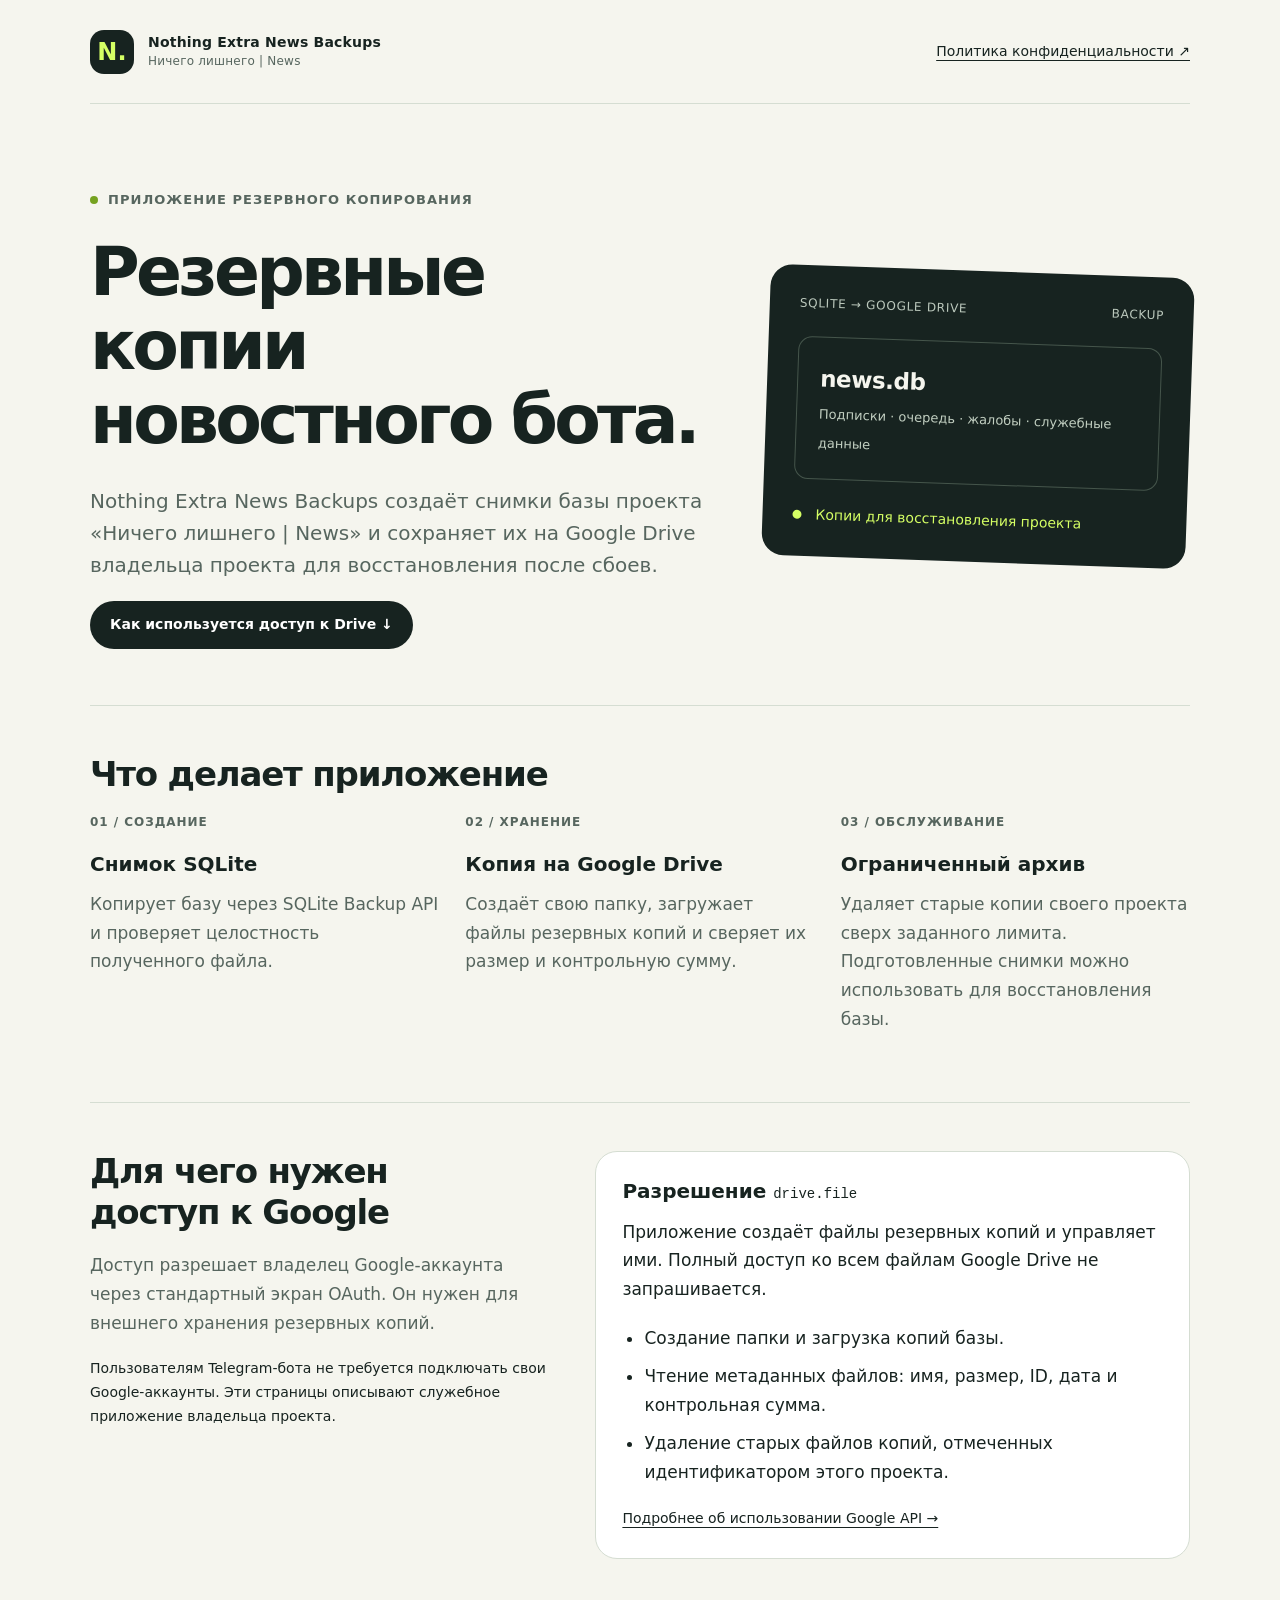
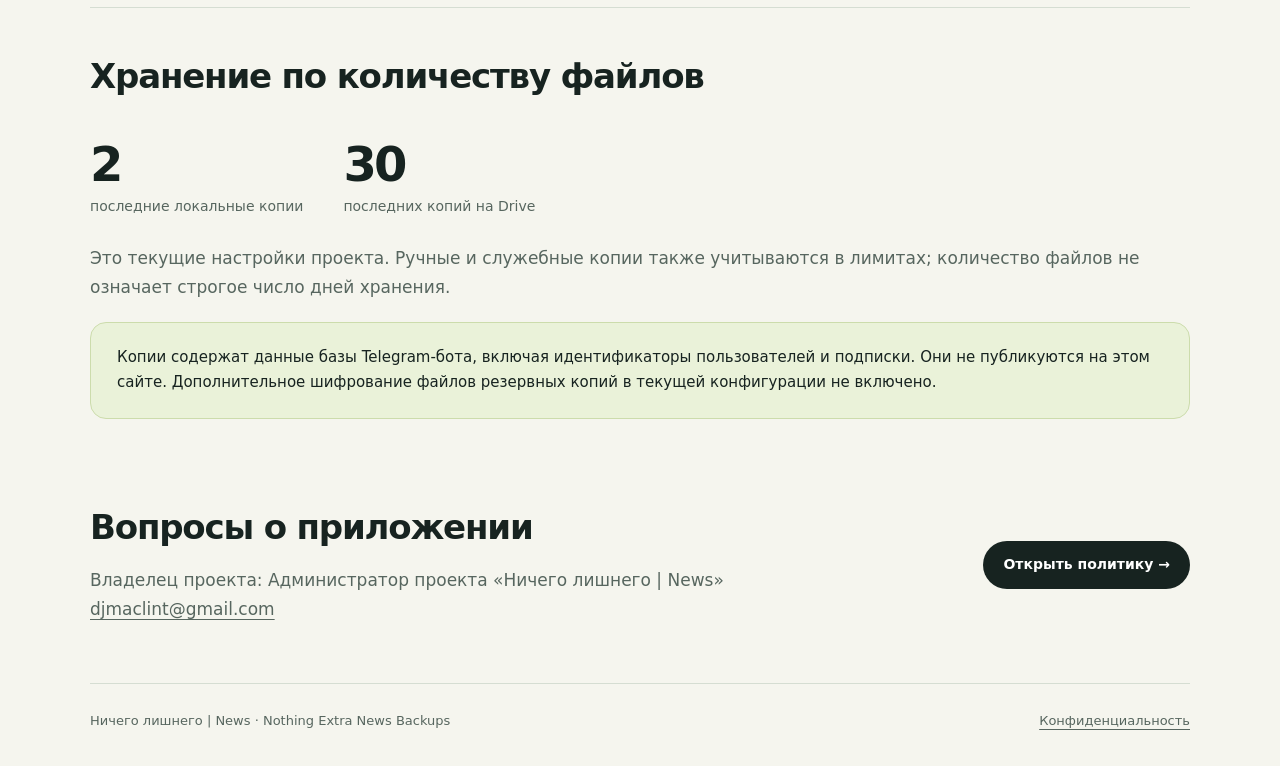
<file: index.html>
<!doctype html>
<html lang="ru">
<head>
  <meta charset="utf-8">
  <meta name="viewport" content="width=device-width,initial-scale=1">
  <meta name="description" content="Nothing Extra News Backups — приложение владельца проекта Ничего лишнего | News для создания резервных копий SQLite и сохранения их в Google Drive.">
  <title>Nothing Extra News Backups — резервные копии</title>
  <!-- GOOGLE_SITE_VERIFICATION: вставьте сюда метатег из Google Search Console, если выберете подтверждение через HTML-тег. -->
  <link rel="stylesheet" href="styles.css">
</head>
<body>
<header>
  <a class="brand" href="index.html"><span class="mark" aria-hidden="true">N.</span><span>Nothing Extra News Backups<small>Ничего лишнего | News</small></span></a>
  <a class="nav" href="privacy.html">Политика конфиденциальности ↗</a>
</header>
<main>
  <section class="hero" aria-labelledby="title">
    <div>
      <span class="eyebrow">Приложение резервного копирования</span>
      <h1 id="title">Резервные копии<br>новостного бота.</h1>
      <p class="lead">Nothing Extra News Backups создаёт снимки базы проекта «Ничего лишнего | News» и сохраняет их на Google Drive владельца проекта для восстановления после сбоев.</p>
      <a class="button" href="#access">Как используется доступ к Drive ↓</a>
    </div>
    <aside class="backup-card" aria-label="Назначение приложения">
      <div class="card-top"><span>SQLITE → GOOGLE DRIVE</span><span>BACKUP</span></div>
      <div class="file"><strong>news.db</strong><span>Подписки · очередь · жалобы · служебные данные</span></div>
      <div class="card-bottom"><span class="status-dot" aria-hidden="true"></span><span>Копии для восстановления проекта</span></div>
    </aside>
  </section>
  <section class="section" aria-labelledby="how">
    <h2 id="how">Что делает приложение</h2>
    <div class="grid">
      <article><div class="step">01 / СОЗДАНИЕ</div><h3>Снимок SQLite</h3><p>Копирует базу через SQLite Backup API и проверяет целостность полученного файла.</p></article>
      <article><div class="step">02 / ХРАНЕНИЕ</div><h3>Копия на Google Drive</h3><p>Создаёт свою папку, загружает файлы резервных копий и сверяет их размер и контрольную сумму.</p></article>
      <article><div class="step">03 / ОБСЛУЖИВАНИЕ</div><h3>Ограниченный архив</h3><p>Удаляет старые копии своего проекта сверх заданного лимита. Подготовленные снимки можно использовать для восстановления базы.</p></article>
    </div>
  </section>
  <section class="section scope" id="access" aria-labelledby="access-title">
    <div><h2 id="access-title">Для чего нужен<br>доступ к Google</h2><p class="muted">Доступ разрешает владелец Google-аккаунта через стандартный экран OAuth. Он нужен для внешнего хранения резервных копий.</p><p class="mini">Пользователям Telegram-бота не требуется подключать свои Google-аккаунты. Эти страницы описывают служебное приложение владельца проекта.</p></div>
    <div class="scope-box"><h3>Разрешение <code>drive.file</code></h3><p>Приложение создаёт файлы резервных копий и управляет ими. Полный доступ ко всем файлам Google Drive не запрашивается.</p><ul><li>Создание папки и загрузка копий базы.</li><li>Чтение метаданных файлов: имя, размер, ID, дата и контрольная сумма.</li><li>Удаление старых файлов копий, отмеченных идентификатором этого проекта.</li></ul><a class="mini" href="privacy.html#google">Подробнее об использовании Google API →</a></div>
  </section>
  <section class="section" aria-labelledby="storage">
    <h2 id="storage">Хранение по количеству файлов</h2>
    <div class="retention"><div><strong>2</strong><span>последние локальные копии</span></div><div><strong>30</strong><span>последних копий на Drive</span></div></div>
    <p class="muted">Это текущие настройки проекта. Ручные и служебные копии также учитываются в лимитах; количество файлов не означает строгое число дней хранения.</p>
    <div class="callout"><p>Копии содержат данные базы Telegram-бота, включая идентификаторы пользователей и подписки. Они не публикуются на этом сайте. Дополнительное шифрование файлов резервных копий в текущей конфигурации не включено.</p></div>
  </section>
  <section class="contact" aria-labelledby="contact"><div><h2 id="contact">Вопросы о приложении</h2><p class="muted">Владелец проекта: Администратор проекта «Ничего лишнего | News»<br><a href="mailto:djmaclint@gmail.com">djmaclint@gmail.com</a></p></div><a class="button" href="privacy.html">Открыть политику →</a></section>
</main>
<footer><span>Ничего лишнего | News · Nothing Extra News Backups</span><a href="privacy.html">Конфиденциальность</a></footer>
</body>
</html>
</file>
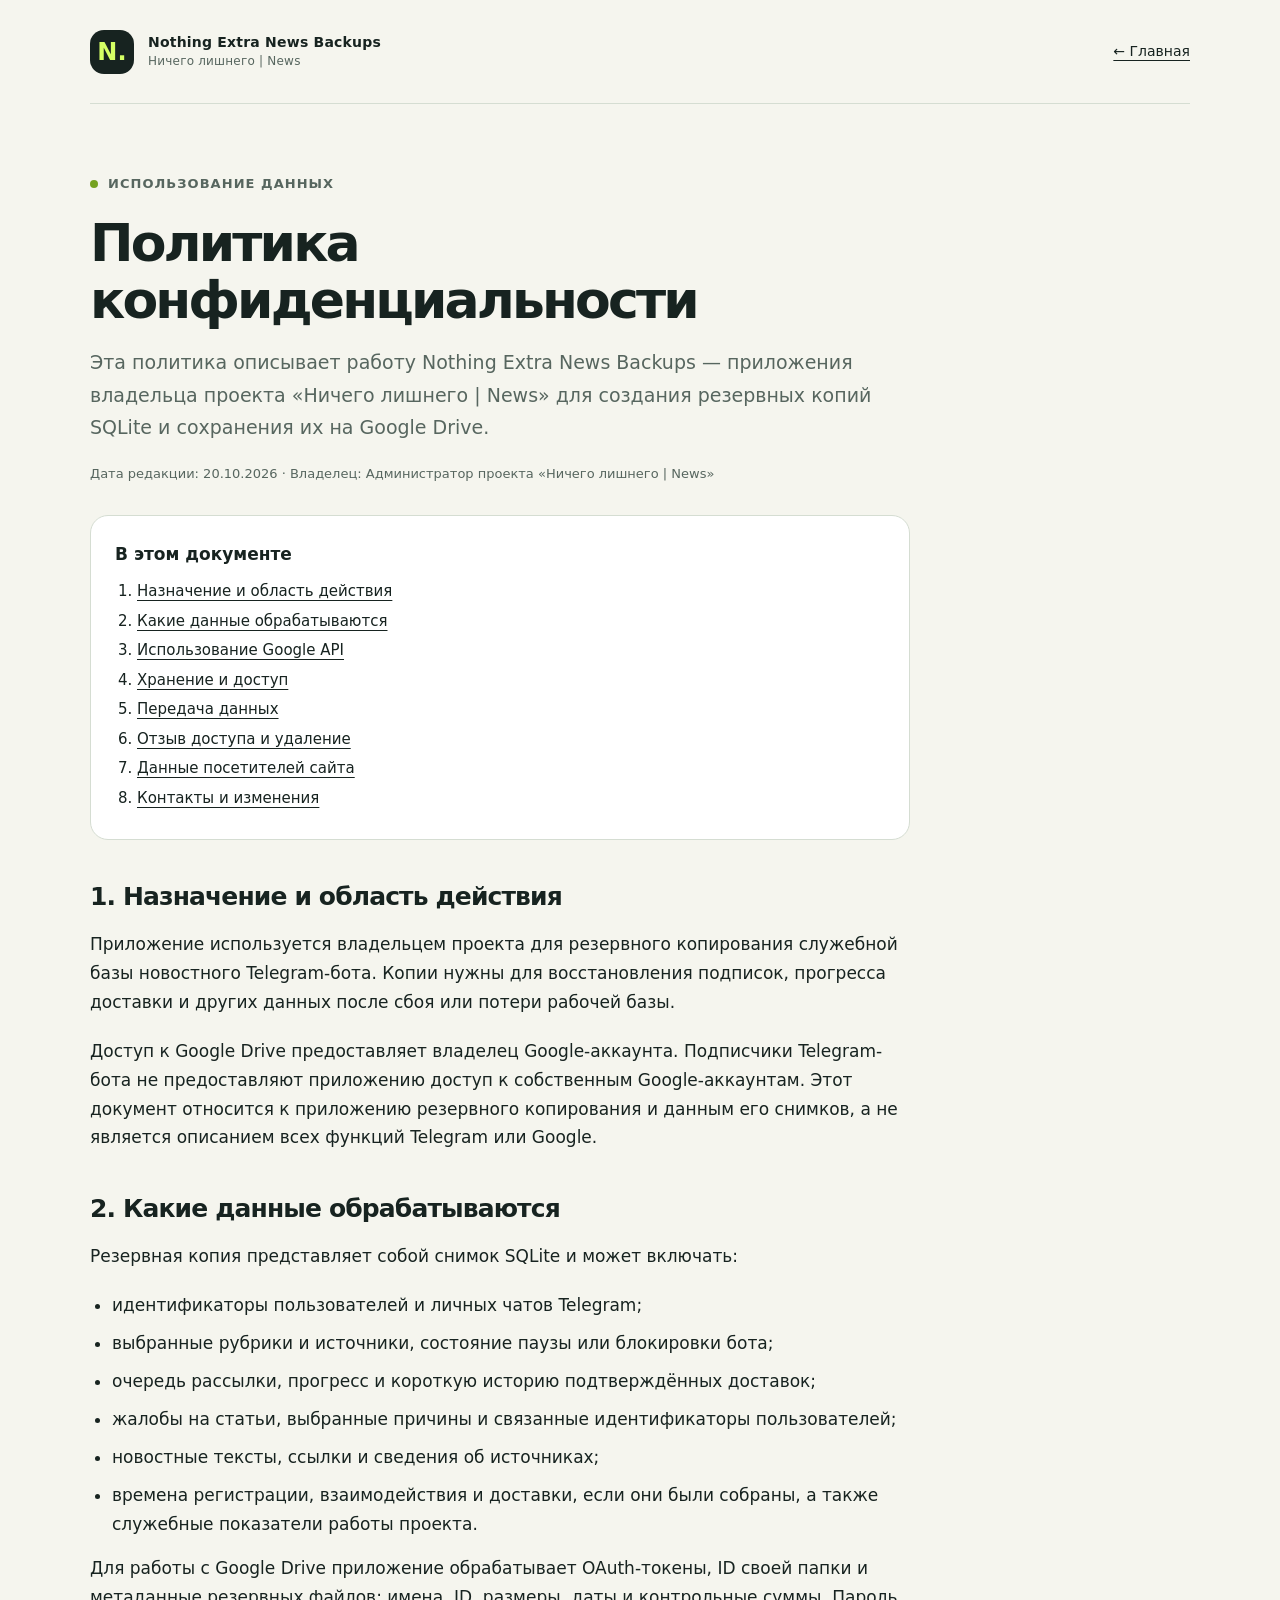
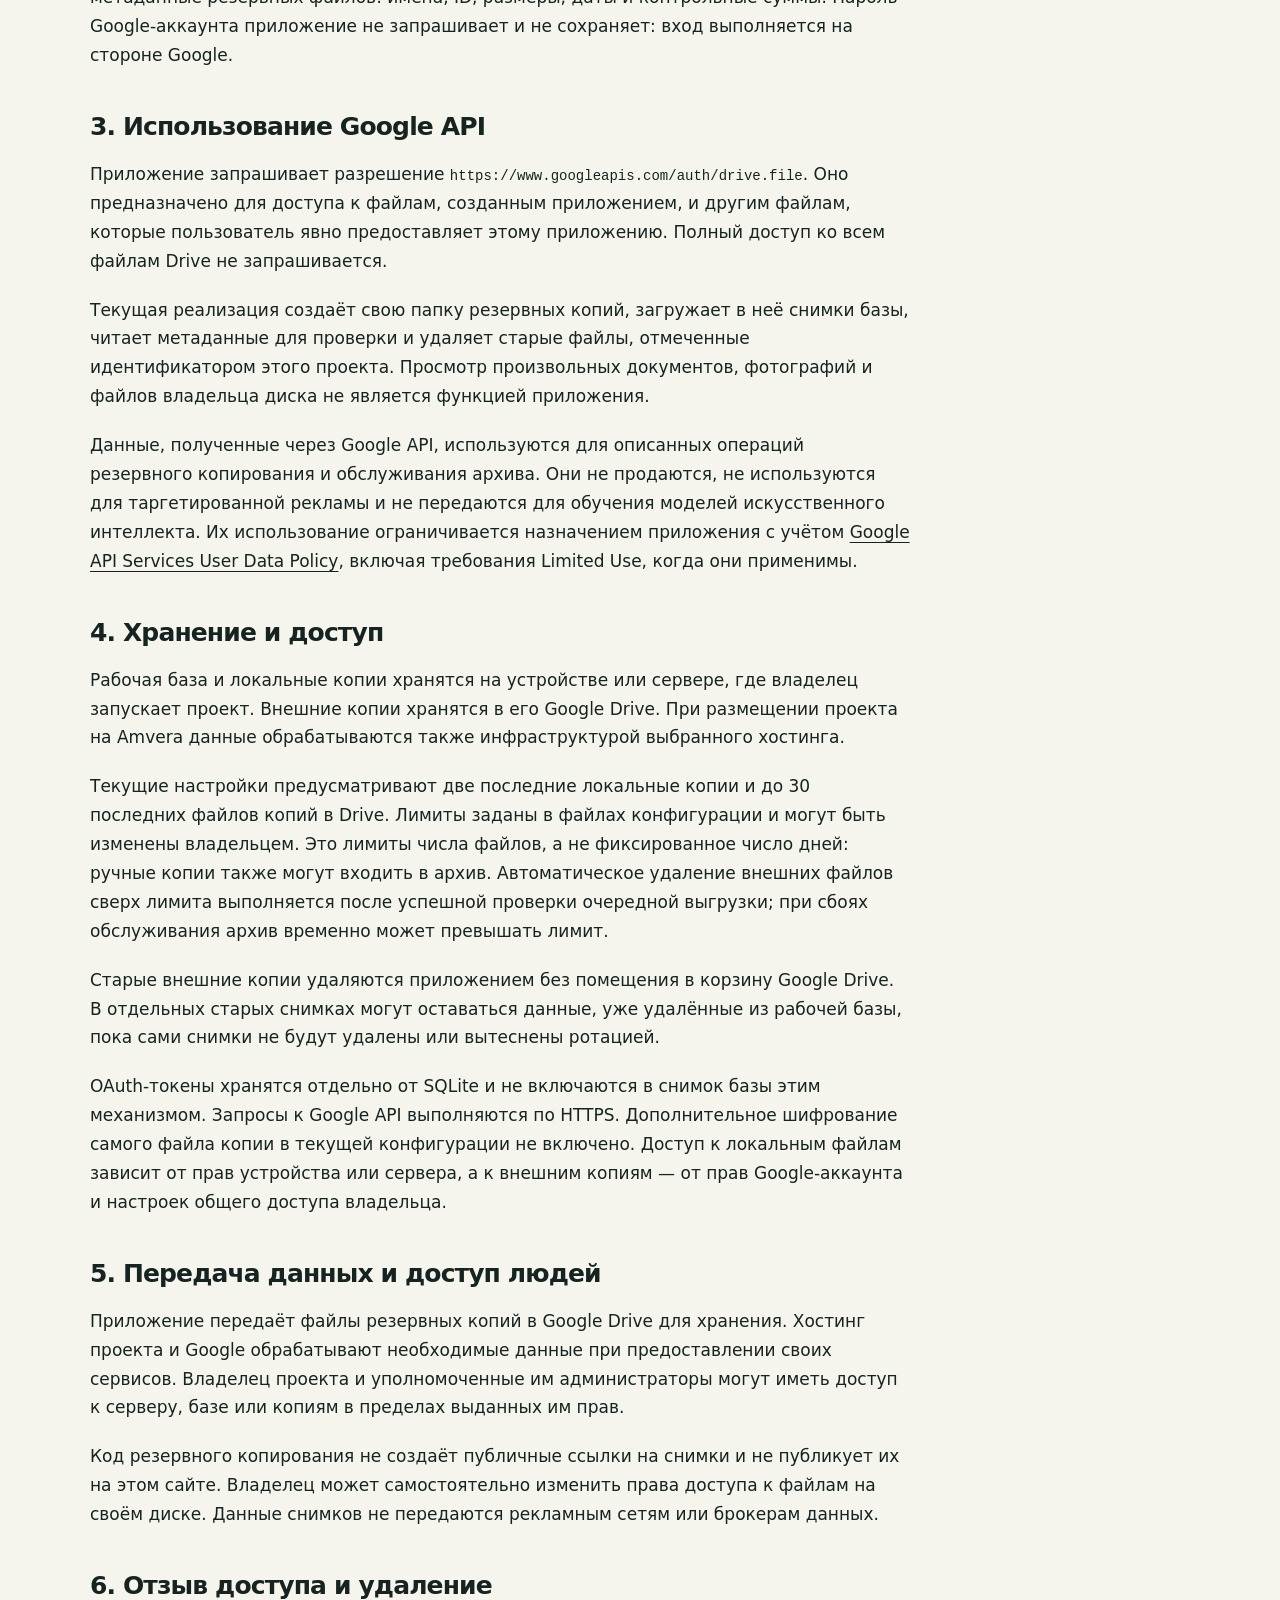
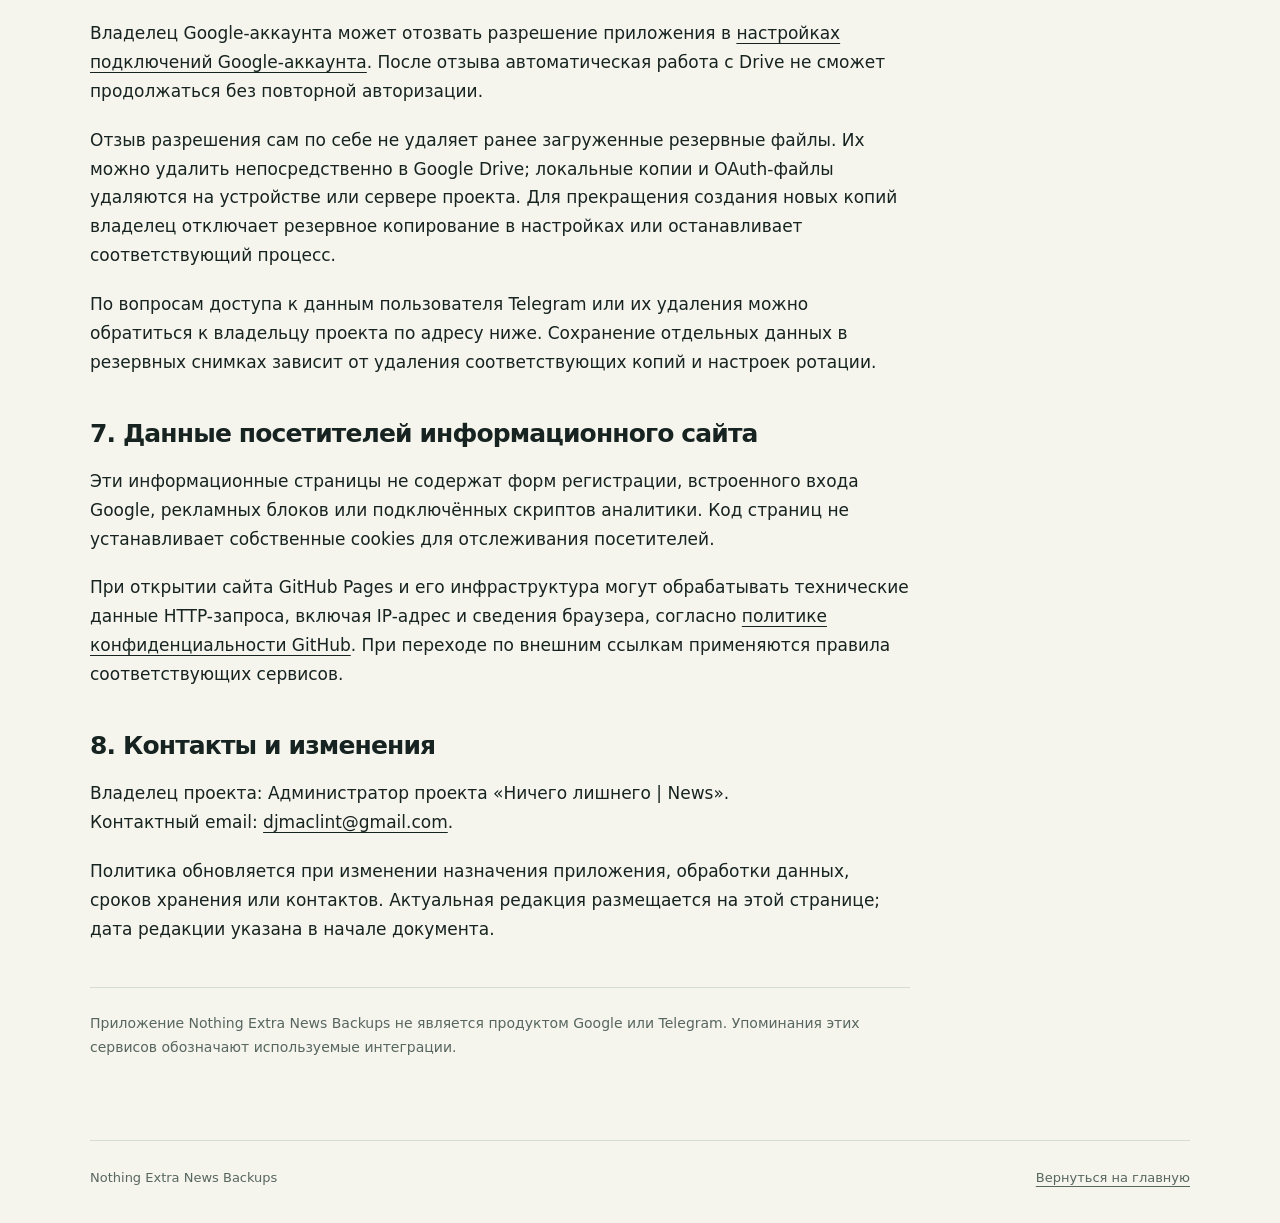
<file: privacy.html>
<!doctype html>
<html lang="ru">
<head>
  <meta charset="utf-8">
  <meta name="viewport" content="width=device-width,initial-scale=1">
  <meta name="description" content="Как приложение Nothing Extra News Backups использует доступ к Google Drive, хранит резервные копии базы Telegram-бота и обрабатывает связанные данные.">
  <title>Политика конфиденциальности — Nothing Extra News Backups</title>
  <link rel="stylesheet" href="styles.css">
</head>
<body>
<header><a class="brand" href="index.html"><span class="mark" aria-hidden="true">N.</span><span>Nothing Extra News Backups<small>Ничего лишнего | News</small></span></a><a class="nav" href="index.html">← Главная</a></header>
<main><article class="document">
  <span class="eyebrow">Использование данных</span>
  <h1>Политика конфиденциальности</h1>
  <p class="intro">Эта политика описывает работу Nothing Extra News Backups — приложения владельца проекта «Ничего лишнего | News» для создания резервных копий SQLite и сохранения их на Google Drive.</p>
  <p class="doc-meta">Дата редакции: 20.10.2026 · Владелец: Администратор проекта «Ничего лишнего | News»</p>
  <nav class="toc" aria-label="Содержание"><strong>В этом документе</strong><ol><li><a href="#purpose">Назначение и область действия</a></li><li><a href="#data">Какие данные обрабатываются</a></li><li><a href="#google">Использование Google API</a></li><li><a href="#storage">Хранение и доступ</a></li><li><a href="#sharing">Передача данных</a></li><li><a href="#revocation">Отзыв доступа и удаление</a></li><li><a href="#website">Данные посетителей сайта</a></li><li><a href="#contact">Контакты и изменения</a></li></ol></nav>
  <section id="purpose"><h2>1. Назначение и область действия</h2><p>Приложение используется владельцем проекта для резервного копирования служебной базы новостного Telegram-бота. Копии нужны для восстановления подписок, прогресса доставки и других данных после сбоя или потери рабочей базы.</p><p>Доступ к Google Drive предоставляет владелец Google-аккаунта. Подписчики Telegram-бота не предоставляют приложению доступ к собственным Google-аккаунтам. Этот документ относится к приложению резервного копирования и данным его снимков, а не является описанием всех функций Telegram или Google.</p></section>
  <section id="data"><h2>2. Какие данные обрабатываются</h2><p>Резервная копия представляет собой снимок SQLite и может включать:</p><ul><li>идентификаторы пользователей и личных чатов Telegram;</li><li>выбранные рубрики и источники, состояние паузы или блокировки бота;</li><li>очередь рассылки, прогресс и короткую историю подтверждённых доставок;</li><li>жалобы на статьи, выбранные причины и связанные идентификаторы пользователей;</li><li>новостные тексты, ссылки и сведения об источниках;</li><li>времена регистрации, взаимодействия и доставки, если они были собраны, а также служебные показатели работы проекта.</li></ul><p>Для работы с Google Drive приложение обрабатывает OAuth-токены, ID своей папки и метаданные резервных файлов: имена, ID, размеры, даты и контрольные суммы. Пароль Google-аккаунта приложение не запрашивает и не сохраняет: вход выполняется на стороне Google.</p></section>
  <section id="google"><h2>3. Использование Google API</h2><p>Приложение запрашивает разрешение <code>https://www.googleapis.com/auth/drive.file</code>. Оно предназначено для доступа к файлам, созданным приложением, и другим файлам, которые пользователь явно предоставляет этому приложению. Полный доступ ко всем файлам Drive не запрашивается.</p><p>Текущая реализация создаёт свою папку резервных копий, загружает в неё снимки базы, читает метаданные для проверки и удаляет старые файлы, отмеченные идентификатором этого проекта. Просмотр произвольных документов, фотографий и файлов владельца диска не является функцией приложения.</p><p>Данные, полученные через Google API, используются для описанных операций резервного копирования и обслуживания архива. Они не продаются, не используются для таргетированной рекламы и не передаются для обучения моделей искусственного интеллекта. Их использование ограничивается назначением приложения с учётом <a href="https://developers.google.com/terms/api-services-user-data-policy">Google API Services User Data Policy</a>, включая требования Limited Use, когда они применимы.</p></section>
  <section id="storage"><h2>4. Хранение и доступ</h2><p>Рабочая база и локальные копии хранятся на устройстве или сервере, где владелец запускает проект. Внешние копии хранятся в его Google Drive. При размещении проекта на Amvera данные обрабатываются также инфраструктурой выбранного хостинга.</p><p>Текущие настройки предусматривают две последние локальные копии и до 30 последних файлов копий в Drive. Лимиты заданы в файлах конфигурации и могут быть изменены владельцем. Это лимиты числа файлов, а не фиксированное число дней: ручные копии также могут входить в архив. Автоматическое удаление внешних файлов сверх лимита выполняется после успешной проверки очередной выгрузки; при сбоях обслуживания архив временно может превышать лимит.</p><p>Старые внешние копии удаляются приложением без помещения в корзину Google Drive. В отдельных старых снимках могут оставаться данные, уже удалённые из рабочей базы, пока сами снимки не будут удалены или вытеснены ротацией.</p><p>OAuth-токены хранятся отдельно от SQLite и не включаются в снимок базы этим механизмом. Запросы к Google API выполняются по HTTPS. Дополнительное шифрование самого файла копии в текущей конфигурации не включено. Доступ к локальным файлам зависит от прав устройства или сервера, а к внешним копиям — от прав Google-аккаунта и настроек общего доступа владельца.</p></section>
  <section id="sharing"><h2>5. Передача данных и доступ людей</h2><p>Приложение передаёт файлы резервных копий в Google Drive для хранения. Хостинг проекта и Google обрабатывают необходимые данные при предоставлении своих сервисов. Владелец проекта и уполномоченные им администраторы могут иметь доступ к серверу, базе или копиям в пределах выданных им прав.</p><p>Код резервного копирования не создаёт публичные ссылки на снимки и не публикует их на этом сайте. Владелец может самостоятельно изменить права доступа к файлам на своём диске. Данные снимков не передаются рекламным сетям или брокерам данных.</p></section>
  <section id="revocation"><h2>6. Отзыв доступа и удаление</h2><p>Владелец Google-аккаунта может отозвать разрешение приложения в <a href="https://myaccount.google.com/connections">настройках подключений Google-аккаунта</a>. После отзыва автоматическая работа с Drive не сможет продолжаться без повторной авторизации.</p><p>Отзыв разрешения сам по себе не удаляет ранее загруженные резервные файлы. Их можно удалить непосредственно в Google Drive; локальные копии и OAuth-файлы удаляются на устройстве или сервере проекта. Для прекращения создания новых копий владелец отключает резервное копирование в настройках или останавливает соответствующий процесс.</p><p>По вопросам доступа к данным пользователя Telegram или их удаления можно обратиться к владельцу проекта по адресу ниже. Сохранение отдельных данных в резервных снимках зависит от удаления соответствующих копий и настроек ротации.</p></section>
  <section id="website"><h2>7. Данные посетителей информационного сайта</h2><p>Эти информационные страницы не содержат форм регистрации, встроенного входа Google, рекламных блоков или подключённых скриптов аналитики. Код страниц не устанавливает собственные cookies для отслеживания посетителей.</p><p>При открытии сайта GitHub Pages и его инфраструктура могут обрабатывать технические данные HTTP-запроса, включая IP-адрес и сведения браузера, согласно <a href="https://docs.github.com/en/site-policy/privacy-policies/github-general-privacy-statement">политике конфиденциальности GitHub</a>. При переходе по внешним ссылкам применяются правила соответствующих сервисов.</p></section>
  <section id="contact"><h2>8. Контакты и изменения</h2><p>Владелец проекта: Администратор проекта «Ничего лишнего | News».<br>Контактный email: <a href="mailto:djmaclint@gmail.com">djmaclint@gmail.com</a>.</p><p>Политика обновляется при изменении назначения приложения, обработки данных, сроков хранения или контактов. Актуальная редакция размещается на этой странице; дата редакции указана в начале документа.</p></section>
  <p class="end-note">Приложение Nothing Extra News Backups не является продуктом Google или Telegram. Упоминания этих сервисов обозначают используемые интеграции.</p>
</article></main>
<footer><span>Nothing Extra News Backups</span><a href="index.html">Вернуться на главную</a></footer>
</body>
</html>
</file>
<file: styles.css>
:root{--paper:#f5f5ee;--ink:#172320;--muted:#57665f;--line:#d5ddd2;--lime:#d5ff64;--white:#fff;--radius:22px}*{box-sizing:border-box}html{scroll-behavior:smooth}body{margin:0;background:var(--paper);color:var(--ink);font:17px/1.7 system-ui,-apple-system,BlinkMacSystemFont,"Segoe UI",sans-serif}a{color:inherit;text-underline-offset:4px}a:hover{color:#405b19}a:focus-visible{outline:3px solid #719c27;outline-offset:5px}main,header,footer{width:min(1100px,calc(100% - 48px));margin:auto}header{display:flex;align-items:center;justify-content:space-between;gap:24px;min-height:104px;border-bottom:1px solid var(--line)}.brand{display:flex;align-items:center;gap:14px;text-decoration:none;font-size:14px;font-weight:750;letter-spacing:.015em;line-height:1.4}.mark{display:grid;place-items:center;flex:none;width:44px;height:44px;background:var(--ink);color:var(--lime);border-radius:14px;font:800 24px/1 system-ui}.brand small{display:block;color:var(--muted);font-weight:450;font-size:12px}.nav{font-size:14px;white-space:nowrap}.eyebrow{display:inline-flex;gap:10px;align-items:center;color:var(--muted);font-size:13px;font-weight:650;letter-spacing:.08em;text-transform:uppercase}.eyebrow:before{content:"";width:8px;height:8px;background:#75a220;border-radius:50%}.hero{padding:80px 0 56px;display:grid;grid-template-columns:1.45fr 1fr;align-items:center;gap:60px}h1{font-size:clamp(38px,5.3vw,68px);line-height:1.09;letter-spacing:-.055em;font-weight:700;margin:22px 0 28px}h2{font-size:clamp(24px,3vw,34px);line-height:1.2;letter-spacing:-.035em;margin:0 0 18px}h3{font-size:20px;line-height:1.35;margin:0 0 12px}p{margin:0 0 20px}.lead{font-size:20px;line-height:1.6;color:var(--muted);max-width:650px}.button{display:inline-flex;padding:12px 20px;border-radius:100px;background:var(--ink);color:white;text-decoration:none;font-size:14px;font-weight:650}.button:hover{background:#334b34;color:white}.backup-card{padding:30px;border-radius:var(--radius);background:var(--ink);color:var(--paper);transform:rotate(2deg)}.card-top{display:flex;justify-content:space-between;align-items:center;font:12px/1.4 system-ui;letter-spacing:.06em;color:#bcc9bd}.file{margin:24px 0;padding:22px;border:1px solid #45554b;border-radius:14px}.file strong{display:block;font-size:23px;font-weight:600;letter-spacing:-.02em}.file span{font-size:13px;color:#c1cec0}.card-bottom{display:flex;gap:14px;align-items:center;color:var(--lime);font-size:14px}.status-dot{display:inline-block;width:9px;height:9px;border-radius:50%;background:var(--lime)}.section{padding:48px 0;border-top:1px solid var(--line)}.grid{display:grid;grid-template-columns:repeat(3,1fr);gap:26px}.step{font-size:12px;font-weight:700;letter-spacing:.08em;color:var(--muted);margin-bottom:18px}.grid p,.muted{color:var(--muted)}.scope{display:grid;grid-template-columns:1fr 1.3fr;gap:48px}.scope-box{background:var(--white);padding:26px;border:1px solid var(--line);border-radius:var(--radius)}code{font:14px/1.6 ui-monospace,SFMono-Regular,Consolas,monospace;overflow-wrap:anywhere}ul{padding-left:22px;margin:16px 0}li{margin:9px 0}.retention{display:flex;gap:40px;padding:24px 0}.retention strong{display:block;font-size:48px;font-weight:650;line-height:1.1;letter-spacing:-.06em}.retention span{font-size:14px;color:var(--muted)}.callout{padding:22px 26px;background:#eaf2d9;border:1px solid #ccdcac;border-radius:16px;font-size:15px}.callout p:last-child{margin-bottom:0}.contact{display:flex;align-items:center;justify-content:space-between;gap:30px;padding:40px 0 60px}.contact p{margin:8px 0 0}.contact a{overflow-wrap:anywhere}footer{padding:26px 0 34px;border-top:1px solid var(--line);font-size:13px;color:var(--muted);display:flex;justify-content:space-between;gap:20px}.document{width:min(820px,100%);padding:64px 0 60px}.document h1{font-size:clamp(34px,5vw,52px);margin:18px 0}.document h2{font-size:25px;margin-top:42px}.document .intro{font-size:19px;color:var(--muted)}.doc-meta{font-size:13px;color:var(--muted);margin-bottom:30px}.toc{padding:24px;background:white;border:1px solid var(--line);border-radius:18px}.toc ol{margin:10px 0 0;padding-left:22px}.toc li{margin:4px 0;font-size:15px}.mini{font-size:14px}.end-note{margin-top:44px;border-top:1px solid var(--line);padding-top:24px;color:var(--muted);font-size:14px}@media(max-width:760px){body{font-size:16px}main,header,footer{width:calc(100% - 32px)}header{min-height:88px;gap:15px}.brand{font-size:12px}.brand small{font-size:11px}.nav{font-size:12px;white-space:normal;text-align:right}.hero{display:block;padding:48px 0 40px}.backup-card{max-width:410px;margin:38px 0 12px;transform:none}.grid{grid-template-columns:1fr;gap:28px}.scope{grid-template-columns:1fr;gap:18px}.section{padding:32px 0}.contact{display:block;padding:28px 0 42px}.contact .button{margin-top:20px}.document{padding:38px 0}.retention{gap:30px}footer{display:block}footer span{display:block;margin-bottom:8px}}@media(prefers-reduced-motion:reduce){html{scroll-behavior:auto}}
</file>
